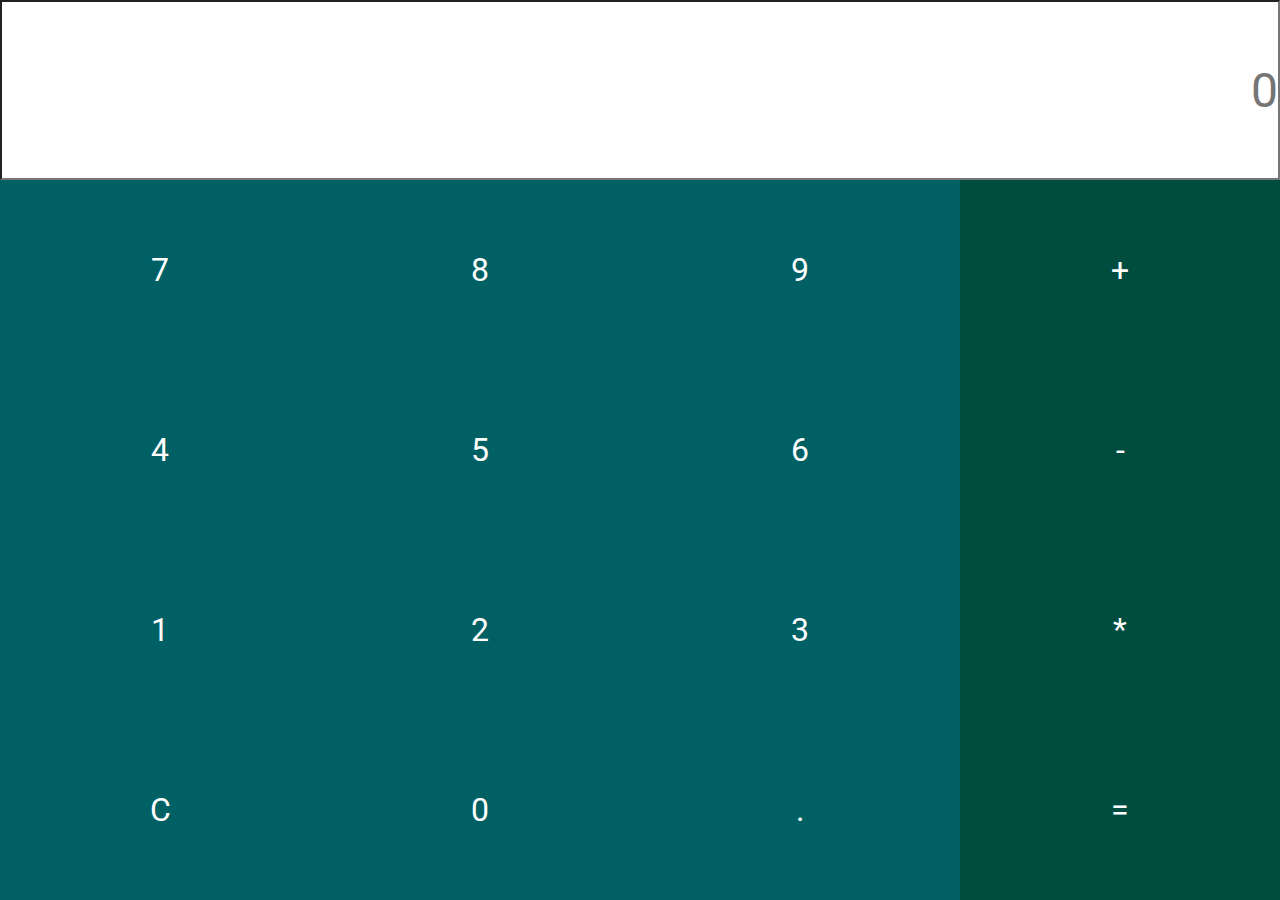
<file: index.html>
<html>
    <head>
        <meta charset="utf-8">
        <link type="text/css" rel="stylesheet" href="estilos.css">
        <meta name="viewport" content="width=device-width, user-scalable=no">
    </head>
    <body>
        <div id="display">
            <input type="text" placeholder="0" id="pantalla">
        </div>
        <div id="botones">
            <button class="nums ripple" onclick="agregar('7')">7</button>
            <button class="nums ripple" onclick="agregar('8')">8</button>
            <button class="nums ripple" onclick="agregar('9')">9</button>
            <button class="sign ripple" onclick="agregar('+')">+</button>
            <button class="nums ripple" onclick="agregar('4')">4</button>
            <button class="nums ripple" onclick="agregar('5')">5</button>
            <button class="nums ripple" onclick="agregar('6')">6</button>
            <button class="sign ripple" onclick="agregar('-')">-</button>
            <button class="nums ripple" onclick="agregar('1')">1</button>
            <button class="nums ripple" onclick="agregar('2')">2</button>
            <button class="nums ripple" onclick="agregar('3')">3</button>
            <button class="sign ripple" onclick="agregar('*')">*</button>
            <button class="nums ripple" onclick="borrar()">C</button>
            <button class="nums ripple" onclick="agregar('0')">0</button>
            <button class="nums ripple" onclick="agregar('.')">.</button>
            <button class="sign ripple" onclick="igual()">=</button>
        </div>
        
        
        <script>
            function agregar(caracter)
            {
                document.getElementById('pantalla').value+=caracter;
            }
            
            function borrar()
            {
                document.getElementById('pantalla').value="";
            }
            
            function igual()
            {
                cadena = document.getElementById('pantalla').value;
                if(cadena=='007')
                {
                    window.location.assign('codigo.html');
                    
                }
                if(cadena=='')
                {
                    cadena=0;
                }
                total = eval(cadena);
                document.getElementById('pantalla').value=total;
            }
        </script>
    </body>
</html>
</file>
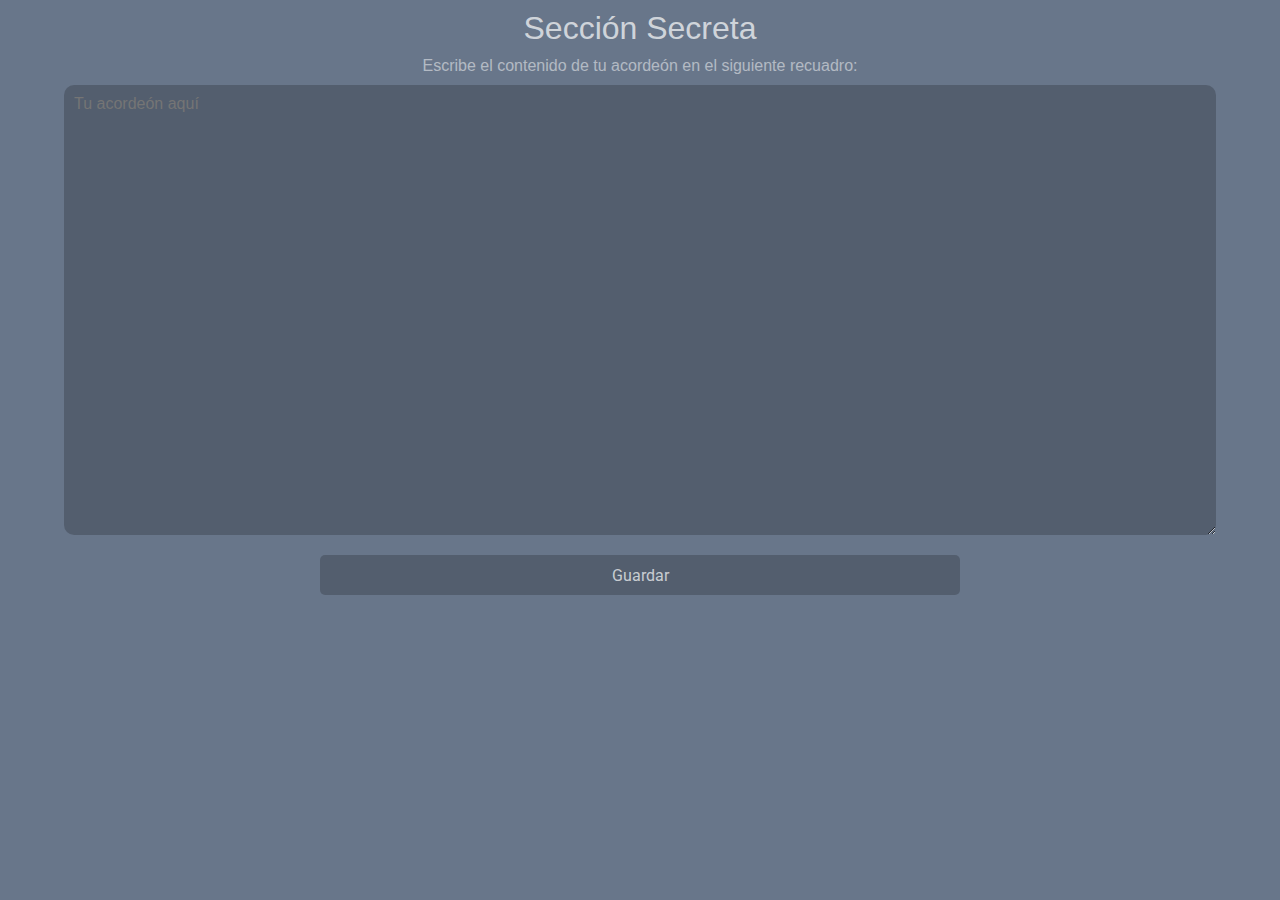
<file: codigo.html>
<html>
    <head>
        <meta charset="utf-8">
        <meta name="viewport" content="width=device-width, user-scalable=no">
        <link href="estilos.css" type="text/css" rel="stylesheet">
    </head>
    
    <body>
        <h1>Sección Secreta</h1>
        <p>Escribe el contenido de tu acordeón en el siguiente recuadro:</p>
        <textarea placeholder="Tu acordeón aquí" id="a"></textarea>
        <button class="ripple" onclick="guardar()">Guardar</button>
    </body>
    
    <style>
        h1
        {
            text-align: center;
            color: rgba(255,255,255,.7);
            font-family: Segoe UI, Arial, sans-serif;
            font-weight: normal;
            margin: 10px 0px; 
            font-size: 2em;
        }
        
        p
        {
            text-align: center;
            color: rgba(255,255,255,.5);
            font-size: 1em;
            font-family: Segoe UI, Arial, sans-serif;
            margin: 10px 30px;
        }
        
        textarea
        {
            width: 90%;
            margin-left: 5%;
            font-size: 1em;
            font-family: segoe UI, arial, sans-serif;
            background: rgba(0,0,0,.2);
            border: none;
            border-radius: 10px;
            height: 50%;
            padding: 10px;
            outline: none;
            color: rgba(255,255,255,.6);
        }
        
        button
        {
            width: 50%;
            height: 40px;
            background: rgba(0,0,0,.2);
            border: none;
            font-size: 1em;
            margin-left: 25%;
            margin-top: 20px;
            color: rgba(255,255,255,.7);
            border-radius: 5px;
            outline: none;
        }
    </style>
    
    <script>
        
        window.addEventListener('load', cargar, true);
        function cargar()
        {
            if(localStorage.getItem('acordeon'))
            {
                acordeonGuardado = localStorage.getItem('acordeon');
                document.getElementById('a').value=acordeonGuardado;
            }
        }
        function guardar()
        {
            acordeon = document.getElementById('a').value;
            //LOCAL STORAGE
            //Alacenamiento local en el navegador.
            //El objeto "localStorage" tiene el método "setItem" que recibe dos argumentos, el primero es el nombre de la variable o 
            //llave y el segundo es el valor que se guardará.
            localStorage.setItem('acordeon', acordeon);
            //REGRESAR A LA CALCULADORA
            window.location.assign('index.html');
        }
    </script>
</html>
</file>
<file: estilos.css>
@import 'https://fonts.googleapis.com/css?family=Roboto';

*
{
    margin: 0px;
    padding: 0px;
    font-family: Roboto, sans-serif;
    background-color: #68768A;
}

#display
{
    height: 20%;
    width: 100%;
    background: #80DEEA;
    border: none;
    outline: none;
    box-sizing: border-box;
}

#pantalla
{
    color: #9E9E9E;
    height: 100%;
    width: 100%;
    text-align: right;
    font-size: 3em;
    background-color: white;
}

#botones
{
    height: 80%;
    background: #00838F;
    border: none;
    width: 100%;
    position: relative;
}

#botones button
{
    height: 25%;
    width: 25%;
    float: left;
    color: white;
    font-size: 2em;
    border: none;
    outline: none;
    transition: .3s all;
}

.nums
{
    background: #006064;
}

.sign
{
    background: #004D40;
}

.ripple
{
    position:relative;
    overflow:hidden;
}

.ripple:after
{
    content:"";
    background:rgba(255,255,255,.2);
    position:absolute;
    padding:300%;
    bottom:0;
    left:0;
    opacity:0;
    transition:0.6s;
}

.ripple:active:after
{
    padding:0;
    opacity:1;
    transition:0s;
}
</file>
